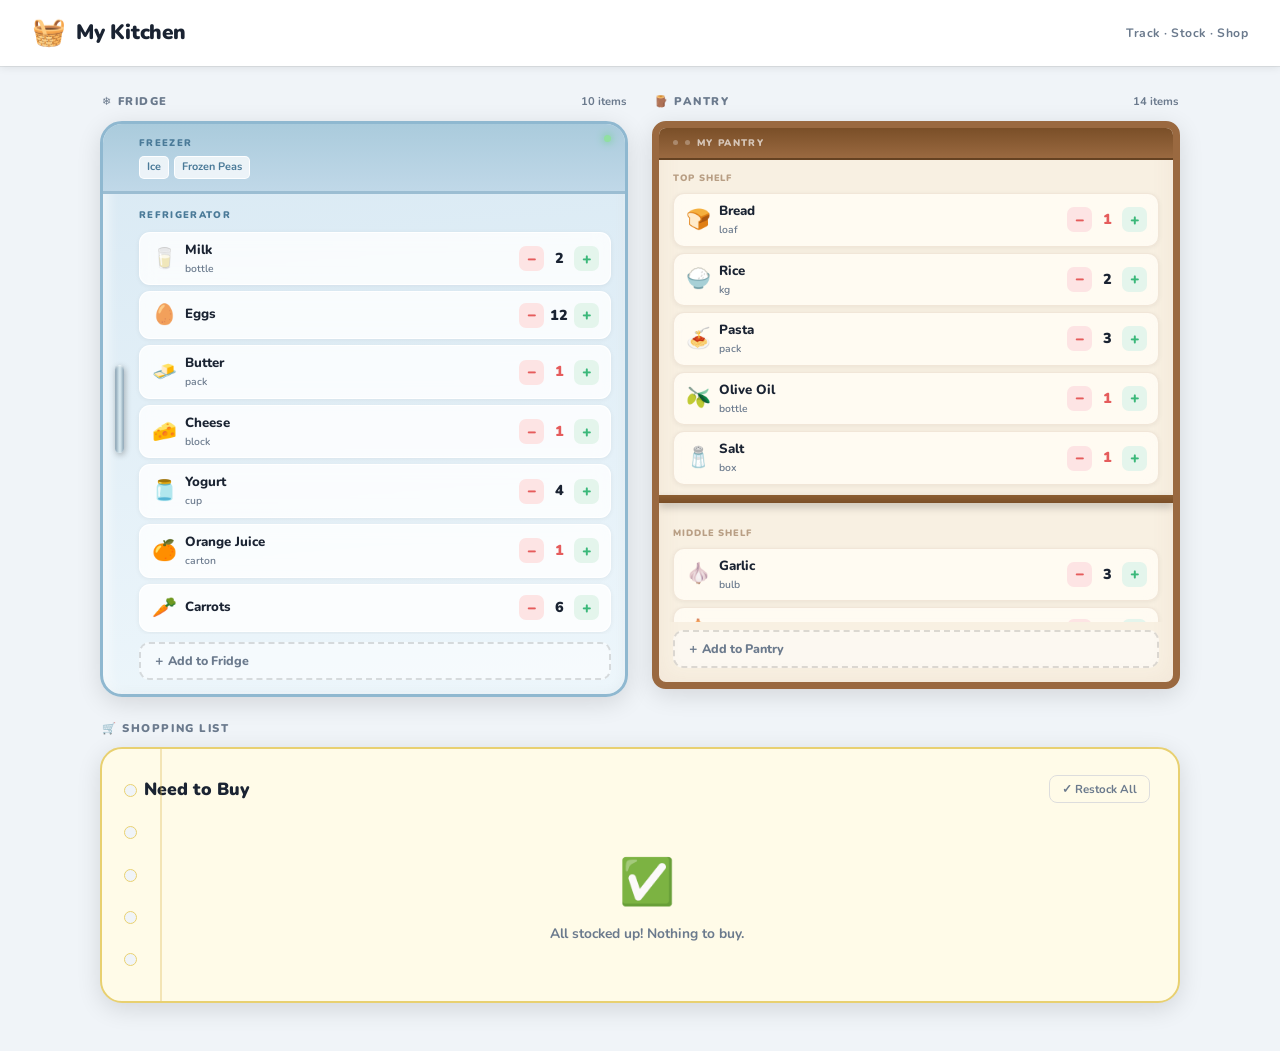
<file: index.html>
<!DOCTYPE html>
<html lang="en">
<head>
  <meta charset="UTF-8">
  <meta name="viewport" content="width=device-width, initial-scale=1.0">
  <title>My Kitchen Tracker</title>
  <link href="https://fonts.googleapis.com/css2?family=Nunito:wght@400;600;700;800;900&display=swap" rel="stylesheet">
  <style>
    :root {
      --bg: #f0f4f8;
      --white: #ffffff;
      --text: #1a2332;
      --muted: #6b7a8d;
      --shadow-sm: 0 2px 8px rgba(0,0,0,0.08);
      --shadow-md: 0 6px 24px rgba(0,0,0,0.12);
      --shadow-lg: 0 16px 48px rgba(0,0,0,0.18);
      --r-sm: 10px;
      --r-md: 16px;
      --r-lg: 22px;

      /* Fridge palette */
      --fr-bg: linear-gradient(175deg, #c6dde9 0%, #daeaf4 7%, #edf6fb 100%);
      --fr-border: #8fb8d0;
      --fr-freezer: #bacfe0;
      --fr-line: #9bbdd2;

      /* Pantry palette */
      --pa-bg: #f8f0e2;
      --pa-wood: #9a6940;
      --pa-dark-wood: #7a4f28;
      --pa-shelf: #8c5e32;

      /* Grocery palette */
      --gr-bg: #fffbe8;
      --gr-line: #e8d070;
      --gr-hole: #f0e8c8;

      /* Actions */
      --green: #3bb87a;
      --red:   #e55c5c;
      --amber: #f0a030;
    }

    *, *::before, *::after { box-sizing: border-box; margin: 0; padding: 0; }

    body {
      font-family: 'Nunito', system-ui, sans-serif;
      background: var(--bg);
      color: var(--text);
      min-height: 100vh;
      line-height: 1.5;
    }

    /* ===========================
       HEADER
    =========================== */
    .app-header {
      background: var(--white);
      padding: 0 32px;
      height: 66px;
      display: flex;
      align-items: center;
      justify-content: space-between;
      box-shadow: 0 1px 0 rgba(0,0,0,0.07), var(--shadow-sm);
      position: sticky;
      top: 0;
      z-index: 60;
    }

    .header-logo {
      display: flex;
      align-items: center;
      gap: 10px;
    }

    .header-logo h1 {
      font-size: 1.3rem;
      font-weight: 900;
      letter-spacing: -0.02em;
    }

    .header-logo .logo-icon { font-size: 1.7rem; }

    .header-right {
      display: flex;
      align-items: center;
      gap: 10px;
    }

    .header-sub {
      font-size: 0.76rem;
      color: var(--muted);
      font-weight: 700;
      letter-spacing: 0.04em;
    }

    .header-badge {
      background: var(--red);
      color: white;
      border-radius: 50px;
      padding: 3px 12px;
      font-size: 0.72rem;
      font-weight: 800;
      display: none;
      animation: pulse 2s ease infinite;
    }

    .header-badge.visible { display: inline-block; }

    @keyframes pulse {
      0%, 100% { box-shadow: 0 0 0 0 rgba(229,92,92,0.4); }
      50% { box-shadow: 0 0 0 6px rgba(229,92,92,0); }
    }

    /* ===========================
       MAIN GRID
    =========================== */
    .app-main {
      max-width: 1120px;
      margin: 0 auto;
      padding: 28px 20px 48px;
      display: grid;
      grid-template-columns: 1fr 1fr;
      grid-template-areas:
        "fridge pantry"
        "grocery grocery";
      gap: 24px;
    }

    .section-wrapper { display: flex; flex-direction: column; }

    .section-header {
      display: flex;
      align-items: center;
      justify-content: space-between;
      margin-bottom: 10px;
      padding: 0 2px;
    }

    .section-label {
      font-size: 0.7rem;
      font-weight: 900;
      letter-spacing: 0.14em;
      text-transform: uppercase;
      color: var(--muted);
    }

    .section-count {
      font-size: 0.7rem;
      font-weight: 700;
      color: var(--muted);
    }

    /* ===========================
       FRIDGE
    =========================== */
    .fridge-wrapper { grid-area: fridge; }

    .fridge {
      background: var(--fr-bg);
      border-radius: var(--r-lg);
      border: 3.5px solid var(--fr-border);
      position: relative;
      overflow: hidden;
      box-shadow:
        inset 3px 3px 14px rgba(255,255,255,0.85),
        inset -1px -1px 8px rgba(80,130,160,0.12),
        var(--shadow-md);
      min-height: 500px;
      display: flex;
      flex-direction: column;
    }

    /* Chrome handle */
    .fridge-handle {
      position: absolute;
      left: 12px;
      top: 50%;
      transform: translateY(-50%);
      width: 9px;
      height: 88px;
      background: linear-gradient(90deg,
        #7a95a8 0%,
        #c0d4de 35%,
        #daeaf0 55%,
        #b8cdd8 75%,
        #7a95a8 100%);
      border-radius: 5px;
      box-shadow: 1px 2px 6px rgba(0,0,0,0.28), inset 0 1px 2px rgba(255,255,255,0.6);
      z-index: 5;
    }

    /* LED light dot */
    .fridge-led {
      position: absolute;
      top: 11px;
      right: 14px;
      width: 7px;
      height: 7px;
      border-radius: 50%;
      background: #90e0a0;
      box-shadow: 0 0 8px #60d080;
    }

    /* Freezer section */
    .fridge-freezer {
      background: linear-gradient(180deg, #aacbdc 0%, #c0d8e8 100%);
      padding: 12px 16px 12px 36px;
      border-bottom: 3px solid var(--fr-line);
      flex-shrink: 0;
    }

    .fridge-freezer-label {
      font-size: 0.6rem;
      font-weight: 900;
      letter-spacing: 0.14em;
      text-transform: uppercase;
      color: #4a7a98;
      margin-bottom: 6px;
    }

    .freezer-chips {
      display: flex;
      flex-wrap: wrap;
      gap: 5px;
      min-height: 18px;
    }

    .freezer-chip {
      background: rgba(255,255,255,0.72);
      border: 1px solid rgba(255,255,255,0.9);
      border-radius: 5px;
      padding: 2px 7px;
      font-size: 0.68rem;
      font-weight: 700;
      color: #4a7a98;
    }

    /* Main fridge body */
    .fridge-body {
      padding: 14px 14px 14px 36px;
      flex: 1;
      overflow-y: auto;
      overflow-x: hidden;
      max-height: 440px;
    }

    .fridge-body::-webkit-scrollbar { width: 4px; }
    .fridge-body::-webkit-scrollbar-thumb {
      background: rgba(100,140,160,0.3);
      border-radius: 4px;
    }

    .fridge-body-label {
      font-size: 0.6rem;
      font-weight: 900;
      letter-spacing: 0.14em;
      text-transform: uppercase;
      color: #4a7a98;
      margin-bottom: 10px;
    }

    /* ===========================
       PANTRY
    =========================== */
    .pantry-wrapper { grid-area: pantry; }

    .pantry {
      background: var(--pa-bg);
      border-radius: 14px;
      border: 7px solid var(--pa-wood);
      position: relative;
      overflow: hidden;
      box-shadow:
        inset 0 0 24px rgba(154,105,64,0.07),
        var(--shadow-md);
      min-height: 500px;
      display: flex;
      flex-direction: column;
    }

    /* Crown / top bar */
    .pantry-crown {
      background: linear-gradient(180deg, var(--pa-dark-wood) 0%, var(--pa-wood) 100%);
      padding: 8px 14px;
      display: flex;
      align-items: center;
      gap: 7px;
      border-bottom: 2px solid rgba(0,0,0,0.18);
      flex-shrink: 0;
    }

    .pantry-crown-dot {
      width: 5px;
      height: 5px;
      border-radius: 50%;
      background: rgba(255,255,255,0.28);
    }

    .pantry-crown-label {
      font-size: 0.6rem;
      font-weight: 900;
      letter-spacing: 0.14em;
      text-transform: uppercase;
      color: rgba(255,255,255,0.65);
    }

    .pantry-body {
      flex: 1;
      overflow-y: auto;
      overflow-x: hidden;
      max-height: 462px;
    }

    .pantry-body::-webkit-scrollbar { width: 4px; }
    .pantry-body::-webkit-scrollbar-thumb {
      background: rgba(154,105,64,0.3);
      border-radius: 4px;
    }

    /* Shelf rows */
    .pantry-shelf {
      padding: 12px 14px;
      position: relative;
    }

    .pantry-shelf + .pantry-shelf {
      border-top: none;
    }

    /* Shelf board */
    .pantry-shelf-board {
      position: relative;
      padding-bottom: 18px;
    }

    .pantry-shelf-board::after {
      content: '';
      position: absolute;
      bottom: 0;
      left: -14px;
      right: -14px;
      height: 8px;
      background: linear-gradient(180deg, var(--pa-shelf) 0%, var(--pa-dark-wood) 100%);
      box-shadow: 0 4px 8px rgba(0,0,0,0.22);
    }

    .pantry-shelf:last-child .pantry-shelf-board::after {
      display: none;
    }

    .pantry-shelf-label {
      font-size: 0.58rem;
      font-weight: 900;
      letter-spacing: 0.1em;
      text-transform: uppercase;
      color: var(--pa-dark-wood);
      opacity: 0.5;
      margin-bottom: 7px;
    }

    /* ===========================
       ITEM CARDS
    =========================== */
    .items-list {
      display: flex;
      flex-direction: column;
      gap: 6px;
    }

    .item-card {
      background: rgba(255,255,255,0.80);
      backdrop-filter: blur(8px);
      border-radius: 11px;
      padding: 8px 11px;
      display: flex;
      align-items: center;
      gap: 8px;
      border: 1px solid rgba(255,255,255,0.94);
      box-shadow: 0 1px 5px rgba(0,0,0,0.06);
      transition: transform 0.16s ease, box-shadow 0.16s ease;
      position: relative;
      animation: popIn 0.22s ease;
    }

    .pantry-wrapper .item-card {
      background: rgba(255,252,244,0.88);
      border-color: rgba(154,105,64,0.14);
    }

    .item-card:hover {
      transform: translateX(3px);
      box-shadow: 0 3px 12px rgba(0,0,0,0.1);
    }

    @keyframes popIn {
      from { opacity: 0; transform: scale(0.9) translateY(-4px); }
      60%  { transform: scale(1.02) translateY(1px); }
      to   { opacity: 1; transform: scale(1) translateY(0); }
    }

    .item-emoji {
      font-size: 1.25rem;
      width: 26px;
      text-align: center;
      flex-shrink: 0;
    }

    .item-info {
      flex: 1;
      min-width: 0;
    }

    .item-name {
      font-size: 0.83rem;
      font-weight: 800;
      white-space: nowrap;
      overflow: hidden;
      text-overflow: ellipsis;
    }

    .item-unit {
      font-size: 0.65rem;
      color: var(--muted);
      font-weight: 600;
    }

    .item-controls {
      display: flex;
      align-items: center;
      gap: 5px;
      flex-shrink: 0;
    }

    .qty-btn {
      width: 25px;
      height: 25px;
      border: none;
      border-radius: 7px;
      font-size: 1rem;
      font-weight: 900;
      cursor: pointer;
      display: flex;
      align-items: center;
      justify-content: center;
      transition: transform 0.1s ease, background 0.14s ease;
      font-family: 'Nunito', sans-serif;
      line-height: 1;
    }

    .qty-btn:active { transform: scale(0.82); }

    .qty-minus { background: #fde4e4; color: var(--red); }
    .qty-minus:hover { background: #fccece; }

    .qty-plus  { background: #e4f5ec; color: var(--green); }
    .qty-plus:hover  { background: #cdeedd; }

    .qty-num {
      font-size: 0.9rem;
      font-weight: 900;
      min-width: 20px;
      text-align: center;
      color: var(--text);
    }

    .qty-num.warn   { color: var(--amber); }
    .qty-num.danger { color: var(--red); }

    .item-delete {
      position: absolute;
      top: -7px;
      right: -7px;
      width: 18px;
      height: 18px;
      background: #f0f0f0;
      border: 1.5px solid #ddd;
      border-radius: 50%;
      cursor: pointer;
      font-size: 0.6rem;
      color: #aaa;
      display: flex;
      align-items: center;
      justify-content: center;
      opacity: 0;
      transition: opacity 0.15s, color 0.15s, background 0.15s;
    }

    .item-card:hover .item-delete { opacity: 1; }
    .item-delete:hover { color: var(--red); background: #fde4e4; border-color: #fcc; }

    /* ===========================
       ADD BUTTON
    =========================== */
    .add-btn {
      display: flex;
      align-items: center;
      gap: 6px;
      background: rgba(255,255,255,0.5);
      border: 2px dashed rgba(0,0,0,0.13);
      border-radius: 10px;
      padding: 8px 12px;
      cursor: pointer;
      width: 100%;
      font-family: 'Nunito', sans-serif;
      font-size: 0.78rem;
      font-weight: 800;
      color: var(--muted);
      margin-top: 8px;
      transition: all 0.16s ease;
    }

    .add-btn:hover {
      background: rgba(255,255,255,0.82);
      border-color: rgba(0,0,0,0.22);
      color: var(--text);
      transform: translateX(2px);
    }

    .fridge-add-wrap { padding: 0 14px 14px 36px; }
    .pantry-add-wrap { padding: 0 14px 14px; }

    /* ===========================
       GROCERY LIST
    =========================== */
    .grocery-wrapper { grid-area: grocery; }

    .grocery {
      background: var(--gr-bg);
      border-radius: var(--r-lg);
      border: 2px solid var(--gr-line);
      padding: 26px 28px 28px;
      box-shadow: var(--shadow-md);
      position: relative;
      overflow: hidden;
    }

    /* Ruled left margin line */
    .grocery::before {
      content: '';
      position: absolute;
      left: 58px;
      top: 0; bottom: 0;
      width: 1.5px;
      background: rgba(210,170,50,0.28);
    }

    .grocery-holes {
      position: absolute;
      left: 22px;
      top: 0; bottom: 0;
      display: flex;
      flex-direction: column;
      justify-content: space-around;
      padding: 20px 0;
    }

    .grocery-hole {
      width: 13px;
      height: 13px;
      border-radius: 50%;
      background: var(--bg);
      border: 1.5px solid var(--gr-line);
    }

    .grocery-inner { padding-left: 14px; }

    .grocery-top {
      display: flex;
      align-items: center;
      gap: 10px;
      margin-bottom: 18px;
    }

    .grocery-title {
      font-size: 1.1rem;
      font-weight: 900;
      display: flex;
      align-items: center;
      gap: 8px;
    }

    .grocery-badge-count {
      background: var(--red);
      color: white;
      border-radius: 50px;
      padding: 2px 10px;
      font-size: 0.7rem;
      font-weight: 800;
      display: none;
    }

    .grocery-badge-count.on { display: inline-block; }

    .grocery-actions {
      margin-left: auto;
    }

    .clear-btn {
      background: none;
      border: 1.5px solid #ddd;
      border-radius: 8px;
      padding: 5px 12px;
      font-family: 'Nunito', sans-serif;
      font-size: 0.72rem;
      font-weight: 700;
      color: var(--muted);
      cursor: pointer;
      transition: all 0.15s;
    }

    .clear-btn:hover { border-color: var(--red); color: var(--red); }

    .grocery-empty {
      text-align: center;
      padding: 28px 0;
      color: var(--muted);
    }

    .grocery-empty .empty-icon { font-size: 2.8rem; display: block; margin-bottom: 8px; }
    .grocery-empty p { font-size: 0.86rem; font-weight: 700; }

    .grocery-grid {
      display: grid;
      grid-template-columns: repeat(auto-fill, minmax(185px, 1fr));
      gap: 10px;
    }

    .grocery-card {
      background: var(--white);
      border-radius: 12px;
      padding: 11px 13px;
      display: flex;
      align-items: center;
      gap: 9px;
      box-shadow: var(--shadow-sm);
      border: 1px solid rgba(0,0,0,0.05);
      transition: transform 0.16s ease;
    }

    .grocery-card:hover { transform: translateY(-2px); }

    .grocery-card-emoji { font-size: 1.2rem; flex-shrink: 0; }

    .grocery-card-info { flex: 1; min-width: 0; }

    .grocery-card-name {
      font-size: 0.83rem;
      font-weight: 800;
      white-space: nowrap;
      overflow: hidden;
      text-overflow: ellipsis;
    }

    .grocery-card-loc {
      font-size: 0.64rem;
      color: var(--muted);
      font-weight: 700;
    }

    .restock-btn {
      background: #e4f5ec;
      border: none;
      border-radius: 8px;
      padding: 5px 9px;
      font-size: 0.68rem;
      font-weight: 800;
      color: var(--green);
      cursor: pointer;
      font-family: 'Nunito', sans-serif;
      white-space: nowrap;
      transition: background 0.14s;
    }

    .restock-btn:hover { background: #cdeedd; }

    /* ===========================
       MODAL
    =========================== */
    .modal-overlay {
      position: fixed;
      inset: 0;
      background: rgba(15,25,45,0.48);
      backdrop-filter: blur(5px);
      display: flex;
      align-items: center;
      justify-content: center;
      z-index: 200;
      opacity: 0;
      pointer-events: none;
      transition: opacity 0.22s ease;
    }

    .modal-overlay.open {
      opacity: 1;
      pointer-events: all;
    }

    .modal {
      background: var(--white);
      border-radius: 22px;
      padding: 30px;
      width: 420px;
      max-width: calc(100vw - 36px);
      max-height: calc(100vh - 60px);
      overflow-y: auto;
      box-shadow: var(--shadow-lg);
      transform: scale(0.9) translateY(12px);
      transition: transform 0.22s ease;
    }

    .modal-overlay.open .modal {
      transform: scale(1) translateY(0);
    }

    .modal-head {
      display: flex;
      align-items: center;
      justify-content: space-between;
      margin-bottom: 22px;
    }

    .modal-title-text {
      font-size: 1.05rem;
      font-weight: 900;
    }

    .modal-close {
      width: 30px;
      height: 30px;
      border: none;
      background: #f0f2f4;
      border-radius: 8px;
      cursor: pointer;
      font-size: 0.88rem;
      display: flex;
      align-items: center;
      justify-content: center;
      color: var(--muted);
      transition: background 0.14s, color 0.14s;
    }

    .modal-close:hover { background: #fde4e4; color: var(--red); }

    .form-field { margin-bottom: 16px; }

    .form-label {
      display: block;
      font-size: 0.7rem;
      font-weight: 900;
      letter-spacing: 0.08em;
      text-transform: uppercase;
      color: var(--muted);
      margin-bottom: 6px;
    }

    .form-input {
      width: 100%;
      padding: 9px 13px;
      border: 2px solid #e2e8f0;
      border-radius: 10px;
      font-family: 'Nunito', sans-serif;
      font-size: 0.88rem;
      font-weight: 700;
      color: var(--text);
      background: white;
      outline: none;
      transition: border-color 0.14s, box-shadow 0.14s;
    }

    .form-input:focus {
      border-color: #6a9ab8;
      box-shadow: 0 0 0 3px rgba(106,154,184,0.14);
    }

    .form-row {
      display: grid;
      grid-template-columns: 1fr 1fr;
      gap: 10px;
    }

    .emoji-grid {
      display: flex;
      flex-wrap: wrap;
      gap: 5px;
    }

    .emoji-opt {
      width: 36px;
      height: 36px;
      border: 2px solid transparent;
      border-radius: 8px;
      font-size: 1.2rem;
      cursor: pointer;
      display: flex;
      align-items: center;
      justify-content: center;
      background: #f5f7f9;
      transition: all 0.12s;
    }

    .emoji-opt:hover { border-color: #9ab8cc; background: white; }

    .emoji-opt.picked {
      border-color: #5a90b0;
      background: white;
      box-shadow: 0 0 0 3px rgba(90,144,176,0.18);
    }

    .btn-submit {
      width: 100%;
      padding: 11px;
      background: var(--text);
      color: white;
      border: none;
      border-radius: 12px;
      font-family: 'Nunito', sans-serif;
      font-size: 0.9rem;
      font-weight: 900;
      cursor: pointer;
      transition: background 0.14s, transform 0.1s;
      margin-top: 4px;
    }

    .btn-submit:hover { background: #2a3a52; transform: translateY(-1px); }
    .btn-submit:active { transform: translateY(0); }

    /* ===========================
       TOAST
    =========================== */
    .toast {
      position: fixed;
      bottom: 26px;
      left: 50%;
      transform: translateX(-50%) translateY(16px);
      background: var(--text);
      color: white;
      padding: 11px 22px;
      border-radius: 50px;
      font-size: 0.82rem;
      font-weight: 800;
      box-shadow: var(--shadow-lg);
      z-index: 300;
      opacity: 0;
      transition: opacity 0.28s ease, transform 0.28s ease;
      white-space: nowrap;
      pointer-events: none;
    }

    .toast.show {
      opacity: 1;
      transform: translateX(-50%) translateY(0);
    }

    /* ===========================
       RESPONSIVE
    =========================== */
    @media (max-width: 700px) {
      .app-main {
        grid-template-columns: 1fr;
        grid-template-areas: "fridge" "pantry" "grocery";
        padding: 18px 14px 40px;
      }
      .app-header { padding: 0 16px; }
      .header-sub { display: none; }
      .grocery { padding: 22px 18px; }
      .grocery-grid { grid-template-columns: 1fr 1fr; }
    }

    @media (max-width: 420px) {
      .grocery-grid { grid-template-columns: 1fr; }
    }
  </style>
</head>
<body>

  <!-- ======================== HEADER ======================== -->
  <header class="app-header">
    <div class="header-logo">
      <span class="logo-icon">🧺</span>
      <h1>My Kitchen</h1>
    </div>
    <div class="header-right">
      <span class="header-sub">Track · Stock · Shop</span>
      <span class="header-badge" id="headerBadge">0 to buy</span>
    </div>
  </header>

  <!-- ======================== MAIN ======================== -->
  <main class="app-main">

    <!-- ====== FRIDGE ====== -->
    <div class="section-wrapper fridge-wrapper">
      <div class="section-header">
        <span class="section-label">❄️ Fridge</span>
        <span class="section-count" id="fridge-count"></span>
      </div>
      <div class="fridge">
        <div class="fridge-handle"></div>
        <div class="fridge-led"></div>
        <div class="fridge-freezer">
          <div class="fridge-freezer-label">Freezer</div>
          <div class="freezer-chips" id="freezer-chips">
            <span class="freezer-chip">Ice</span>
            <span class="freezer-chip">Frozen Peas</span>
          </div>
        </div>
        <div class="fridge-body" id="fridge-body">
          <div class="fridge-body-label">Refrigerator</div>
          <div class="items-list" id="fridge-list"></div>
        </div>
        <div class="fridge-add-wrap">
          <button class="add-btn" onclick="openModal('fridge')">
            ＋ Add to Fridge
          </button>
        </div>
      </div>
    </div>

    <!-- ====== PANTRY ====== -->
    <div class="section-wrapper pantry-wrapper">
      <div class="section-header">
        <span class="section-label">🪵 Pantry</span>
        <span class="section-count" id="pantry-count"></span>
      </div>
      <div class="pantry">
        <div class="pantry-crown">
          <div class="pantry-crown-dot"></div>
          <div class="pantry-crown-dot"></div>
          <div class="pantry-crown-label">My Pantry</div>
        </div>
        <div class="pantry-body" id="pantry-body"></div>
        <div class="pantry-add-wrap">
          <button class="add-btn" onclick="openModal('pantry')">
            ＋ Add to Pantry
          </button>
        </div>
      </div>
    </div>

    <!-- ====== GROCERY LIST ====== -->
    <div class="section-wrapper grocery-wrapper">
      <div class="section-header">
        <span class="section-label">🛒 Shopping List</span>
      </div>
      <div class="grocery">
        <div class="grocery-holes">
          <div class="grocery-hole"></div>
          <div class="grocery-hole"></div>
          <div class="grocery-hole"></div>
          <div class="grocery-hole"></div>
          <div class="grocery-hole"></div>
        </div>
        <div class="grocery-inner">
          <div class="grocery-top">
            <span class="grocery-title">
              Need to Buy
              <span class="grocery-badge-count" id="groceryCount"></span>
            </span>
            <div class="grocery-actions">
              <button class="clear-btn" onclick="restockAll()">✓ Restock All</button>
            </div>
          </div>
          <div id="grocery-body"></div>
        </div>
      </div>
    </div>

  </main>

  <!-- ======================== MODAL ======================== -->
  <div class="modal-overlay" id="modal-overlay">
    <div class="modal">
      <div class="modal-head">
        <span class="modal-title-text" id="modal-title">Add Item</span>
        <button class="modal-close" onclick="closeModal()">✕</button>
      </div>

      <div class="form-field">
        <label class="form-label">Pick an Emoji</label>
        <div class="emoji-grid" id="emoji-grid"></div>
      </div>

      <div class="form-field">
        <label class="form-label">Item Name</label>
        <input type="text" class="form-input" id="input-name" placeholder="e.g. Greek Yogurt" maxlength="30">
      </div>

      <div class="form-row">
        <div class="form-field">
          <label class="form-label">Quantity</label>
          <input type="number" class="form-input" id="input-qty" min="1" max="99" value="1">
        </div>
        <div class="form-field">
          <label class="form-label">Unit (optional)</label>
          <input type="text" class="form-input" id="input-unit" placeholder="e.g. bottle, kg">
        </div>
      </div>

      <button class="btn-submit" onclick="submitItem()">Add Item</button>
    </div>
  </div>

  <script>
    // ============================================================
    // CONFIG
    // ============================================================

    const EMOJIS = [
      '🥛','🥚','🧈','🧀','🫙','🍊','🥕','🥦','🍋','🥩','🐟','🍇',
      '🍞','🍚','🍝','🫒','🧂','🧄','🧅','🥫','☕','🫖','🍯','🌾',
      '🥑','🍅','🫑','🥬','🍎','🧆','🥜','🍫','🧃','🥤','🌶️','🫚',
      '🥐','🍳','🍕','🧇','🥗','🫐','🍓','🥝','🍌'
    ];

    const DEFAULT_FRIDGE = [
      { id:'f1',  name:'Milk',         emoji:'🥛', qty:2,  dqty:2,  unit:'bottle' },
      { id:'f2',  name:'Eggs',         emoji:'🥚', qty:12, dqty:12, unit:'' },
      { id:'f3',  name:'Butter',       emoji:'🧈', qty:1,  dqty:1,  unit:'pack' },
      { id:'f4',  name:'Cheese',       emoji:'🧀', qty:1,  dqty:1,  unit:'block' },
      { id:'f5',  name:'Yogurt',       emoji:'🫙', qty:4,  dqty:4,  unit:'cup' },
      { id:'f6',  name:'Orange Juice', emoji:'🍊', qty:1,  dqty:1,  unit:'carton' },
      { id:'f7',  name:'Carrots',      emoji:'🥕', qty:6,  dqty:6,  unit:'' },
      { id:'f8',  name:'Broccoli',     emoji:'🥦', qty:1,  dqty:1,  unit:'head' },
      { id:'f9',  name:'Lemons',       emoji:'🍋', qty:4,  dqty:4,  unit:'' },
      { id:'f10', name:'Cream',        emoji:'🥛', qty:1,  dqty:1,  unit:'carton' },
    ];

    const DEFAULT_PANTRY = [
      { id:'p1',  name:'Bread',           emoji:'🍞', qty:1,  dqty:1,  unit:'loaf' },
      { id:'p2',  name:'Rice',            emoji:'🍚', qty:2,  dqty:2,  unit:'kg' },
      { id:'p3',  name:'Pasta',           emoji:'🍝', qty:3,  dqty:4,  unit:'pack' },
      { id:'p4',  name:'Olive Oil',       emoji:'🫒', qty:1,  dqty:1,  unit:'bottle' },
      { id:'p5',  name:'Salt',            emoji:'🧂', qty:1,  dqty:1,  unit:'box' },
      { id:'p6',  name:'Garlic',          emoji:'🧄', qty:3,  dqty:3,  unit:'bulb' },
      { id:'p7',  name:'Onions',          emoji:'🧅', qty:5,  dqty:5,  unit:'' },
      { id:'p8',  name:'Canned Tomatoes', emoji:'🥫', qty:4,  dqty:6,  unit:'can' },
      { id:'p9',  name:'Coffee',          emoji:'☕', qty:1,  dqty:1,  unit:'bag' },
      { id:'p10', name:'Tea',             emoji:'🫖', qty:1,  dqty:1,  unit:'box' },
      { id:'p11', name:'Sugar',           emoji:'🍯', qty:1,  dqty:1,  unit:'bag' },
      { id:'p12', name:'Flour',           emoji:'🌾', qty:1,  dqty:1,  unit:'bag' },
      { id:'p13', name:'Honey',           emoji:'🍯', qty:1,  dqty:1,  unit:'jar' },
      { id:'p14', name:'Black Pepper',    emoji:'🌶️', qty:1,  dqty:1,  unit:'jar' },
    ];

    // ============================================================
    // STATE
    // ============================================================

    function loadState() {
      try {
        const raw = localStorage.getItem('mykitchen-v2');
        if (raw) return JSON.parse(raw);
      } catch(e) {}
      return {
        fridge: JSON.parse(JSON.stringify(DEFAULT_FRIDGE)),
        pantry: JSON.parse(JSON.stringify(DEFAULT_PANTRY)),
      };
    }

    function saveState() {
      localStorage.setItem('mykitchen-v2', JSON.stringify(state));
    }

    let state = loadState();

    // Modal state
    let modalSection = 'fridge';
    let pickedEmoji   = '🥛';

    // ============================================================
    // RENDER HELPERS
    // ============================================================

    function makeItemCard(item, section) {
      const card = document.createElement('div');
      card.className = 'item-card';

      const ratio = item.qty / item.dqty;
      const qtyClass = item.qty <= 1 ? 'danger' : ratio <= 0.34 ? 'warn' : '';
      const unitLabel = item.unit ? ` ${item.unit}` : '';

      card.innerHTML = `
        <button class="item-delete" onclick="removeItem('${section}','${item.id}')" title="Remove">✕</button>
        <span class="item-emoji">${item.emoji}</span>
        <div class="item-info">
          <div class="item-name">${escHtml(item.name)}</div>
          ${item.unit ? `<div class="item-unit">${escHtml(item.unit)}</div>` : ''}
        </div>
        <div class="item-controls">
          <button class="qty-btn qty-minus" onclick="dec('${section}','${item.id}')">−</button>
          <span class="qty-num ${qtyClass}">${item.qty}</span>
          <button class="qty-btn qty-plus"  onclick="inc('${section}','${item.id}')">+</button>
        </div>
      `;
      return card;
    }

    function escHtml(s) {
      return s.replace(/&/g,'&amp;').replace(/</g,'&lt;').replace(/>/g,'&gt;');
    }

    // ============================================================
    // RENDER SECTIONS
    // ============================================================

    function renderFridge() {
      const list  = document.getElementById('fridge-list');
      const count = document.getElementById('fridge-count');
      const inStock = state.fridge.filter(i => i.qty > 0);

      list.innerHTML = '';
      inStock.forEach(item => list.appendChild(makeItemCard(item, 'fridge')));

      count.textContent = `${inStock.length} item${inStock.length !== 1 ? 's' : ''}`;
    }

    function renderPantry() {
      const body  = document.getElementById('pantry-body');
      const count = document.getElementById('pantry-count');
      const inStock = state.pantry.filter(i => i.qty > 0);

      body.innerHTML = '';

      if (inStock.length === 0) {
        body.innerHTML = '<div style="padding:20px 14px;color:var(--muted);font-size:0.8rem;font-weight:700;">Pantry is empty.</div>';
        count.textContent = '0 items';
        return;
      }

      // Distribute items across up to 3 shelves
      const perShelf = Math.ceil(inStock.length / 3);
      const groups = [];
      for (let i = 0; i < inStock.length; i += perShelf) {
        groups.push(inStock.slice(i, i + perShelf));
      }

      const labels = ['Top Shelf', 'Middle Shelf', 'Bottom Shelf'];
      groups.forEach((group, idx) => {
        const shelf = document.createElement('div');
        shelf.className = 'pantry-shelf';

        const board = document.createElement('div');
        board.className = 'pantry-shelf-board';

        const lbl = document.createElement('div');
        lbl.className = 'pantry-shelf-label';
        lbl.textContent = labels[idx] || `Shelf ${idx + 1}`;
        board.appendChild(lbl);

        const list = document.createElement('div');
        list.className = 'items-list';
        group.forEach(item => list.appendChild(makeItemCard(item, 'pantry')));
        board.appendChild(list);

        shelf.appendChild(board);
        body.appendChild(shelf);
      });

      count.textContent = `${inStock.length} item${inStock.length !== 1 ? 's' : ''}`;
    }

    function renderGrocery() {
      const bodyEl  = document.getElementById('grocery-body');
      const counter = document.getElementById('groceryCount');
      const badge   = document.getElementById('headerBadge');

      const out = [
        ...state.fridge.filter(i => i.qty === 0).map(i => ({ ...i, section:'fridge' })),
        ...state.pantry.filter(i => i.qty === 0).map(i => ({ ...i, section:'pantry' })),
      ];

      if (out.length === 0) {
        counter.classList.remove('on');
        badge.classList.remove('visible');
        bodyEl.innerHTML = `
          <div class="grocery-empty">
            <span class="empty-icon">✅</span>
            <p>All stocked up! Nothing to buy.</p>
          </div>
        `;
        return;
      }

      counter.textContent = out.length;
      counter.classList.add('on');
      badge.textContent = `${out.length} to buy`;
      badge.classList.add('visible');

      bodyEl.innerHTML = '';
      const grid = document.createElement('div');
      grid.className = 'grocery-grid';

      out.forEach(item => {
        const card = document.createElement('div');
        card.className = 'grocery-card';
        card.innerHTML = `
          <span class="grocery-card-emoji">${item.emoji}</span>
          <div class="grocery-card-info">
            <div class="grocery-card-name">${escHtml(item.name)}</div>
            <div class="grocery-card-loc">${item.section === 'fridge' ? '❄️ Fridge' : '🪵 Pantry'}</div>
          </div>
          <button class="restock-btn" onclick="restock('${item.section}','${item.id}')">Got it!</button>
        `;
        grid.appendChild(card);
      });

      bodyEl.appendChild(grid);
    }

    function render() {
      renderFridge();
      renderPantry();
      renderGrocery();
      saveState();
    }

    // ============================================================
    // ACTIONS
    // ============================================================

    function inc(section, id) {
      const item = state[section].find(i => i.id === id);
      if (item) { item.qty++; render(); }
    }

    function dec(section, id) {
      const item = state[section].find(i => i.id === id);
      if (!item || item.qty === 0) return;
      item.qty--;
      if (item.qty === 0) {
        toast(`${item.emoji} ${item.name} is out — added to shopping list!`);
      }
      render();
    }

    function restock(section, id) {
      const item = state[section].find(i => i.id === id);
      if (item) {
        item.qty = item.dqty;
        toast(`${item.emoji} ${item.name} restocked!`);
        render();
      }
    }

    function restockAll() {
      let count = 0;
      ['fridge','pantry'].forEach(s => {
        state[s].filter(i => i.qty === 0).forEach(i => { i.qty = i.dqty; count++; });
      });
      if (count > 0) {
        toast(`All ${count} item${count !== 1 ? 's' : ''} restocked!`);
        render();
      }
    }

    function removeItem(section, id) {
      state[section] = state[section].filter(i => i.id !== id);
      render();
    }

    // ============================================================
    // MODAL
    // ============================================================

    function openModal(section) {
      modalSection = section;
      pickedEmoji  = '🥛';
      document.getElementById('modal-title').textContent =
        section === 'fridge' ? '❄️ Add to Fridge' : '🪵 Add to Pantry';
      document.getElementById('input-name').value = '';
      document.getElementById('input-qty').value  = '1';
      document.getElementById('input-unit').value = '';
      renderEmojiGrid();
      document.getElementById('modal-overlay').classList.add('open');
      setTimeout(() => document.getElementById('input-name').focus(), 80);
    }

    function closeModal() {
      document.getElementById('modal-overlay').classList.remove('open');
    }

    function renderEmojiGrid() {
      const grid = document.getElementById('emoji-grid');
      grid.innerHTML = '';
      EMOJIS.forEach(em => {
        const btn = document.createElement('button');
        btn.type = 'button';
        btn.className = 'emoji-opt' + (em === pickedEmoji ? ' picked' : '');
        btn.textContent = em;
        btn.onclick = () => { pickedEmoji = em; renderEmojiGrid(); };
        grid.appendChild(btn);
      });
    }

    function submitItem() {
      const name = document.getElementById('input-name').value.trim();
      const qty  = Math.max(1, parseInt(document.getElementById('input-qty').value) || 1);
      const unit = document.getElementById('input-unit').value.trim();

      if (!name) {
        document.getElementById('input-name').focus();
        return;
      }

      const id = modalSection[0] + Date.now();
      state[modalSection].push({ id, name, emoji: pickedEmoji, qty, dqty: qty, unit });
      toast(`${pickedEmoji} ${name} added!`);
      closeModal();
      render();
    }

    // Close modal on overlay click or ESC
    document.getElementById('modal-overlay').addEventListener('click', e => {
      if (e.target.id === 'modal-overlay') closeModal();
    });

    document.addEventListener('keydown', e => {
      if (e.key === 'Escape') closeModal();
      if (e.key === 'Enter' && document.getElementById('modal-overlay').classList.contains('open')) {
        submitItem();
      }
    });

    // ============================================================
    // TOAST
    // ============================================================

    function toast(msg) {
      let el = document.querySelector('.toast');
      if (el) el.remove();
      el = document.createElement('div');
      el.className = 'toast';
      el.textContent = msg;
      document.body.appendChild(el);
      requestAnimationFrame(() => requestAnimationFrame(() => el.classList.add('show')));
      setTimeout(() => {
        el.classList.remove('show');
        setTimeout(() => el.remove(), 320);
      }, 2600);
    }

    // ============================================================
    // BOOT
    // ============================================================

    render();
  </script>
</body>
</html>
</file>
